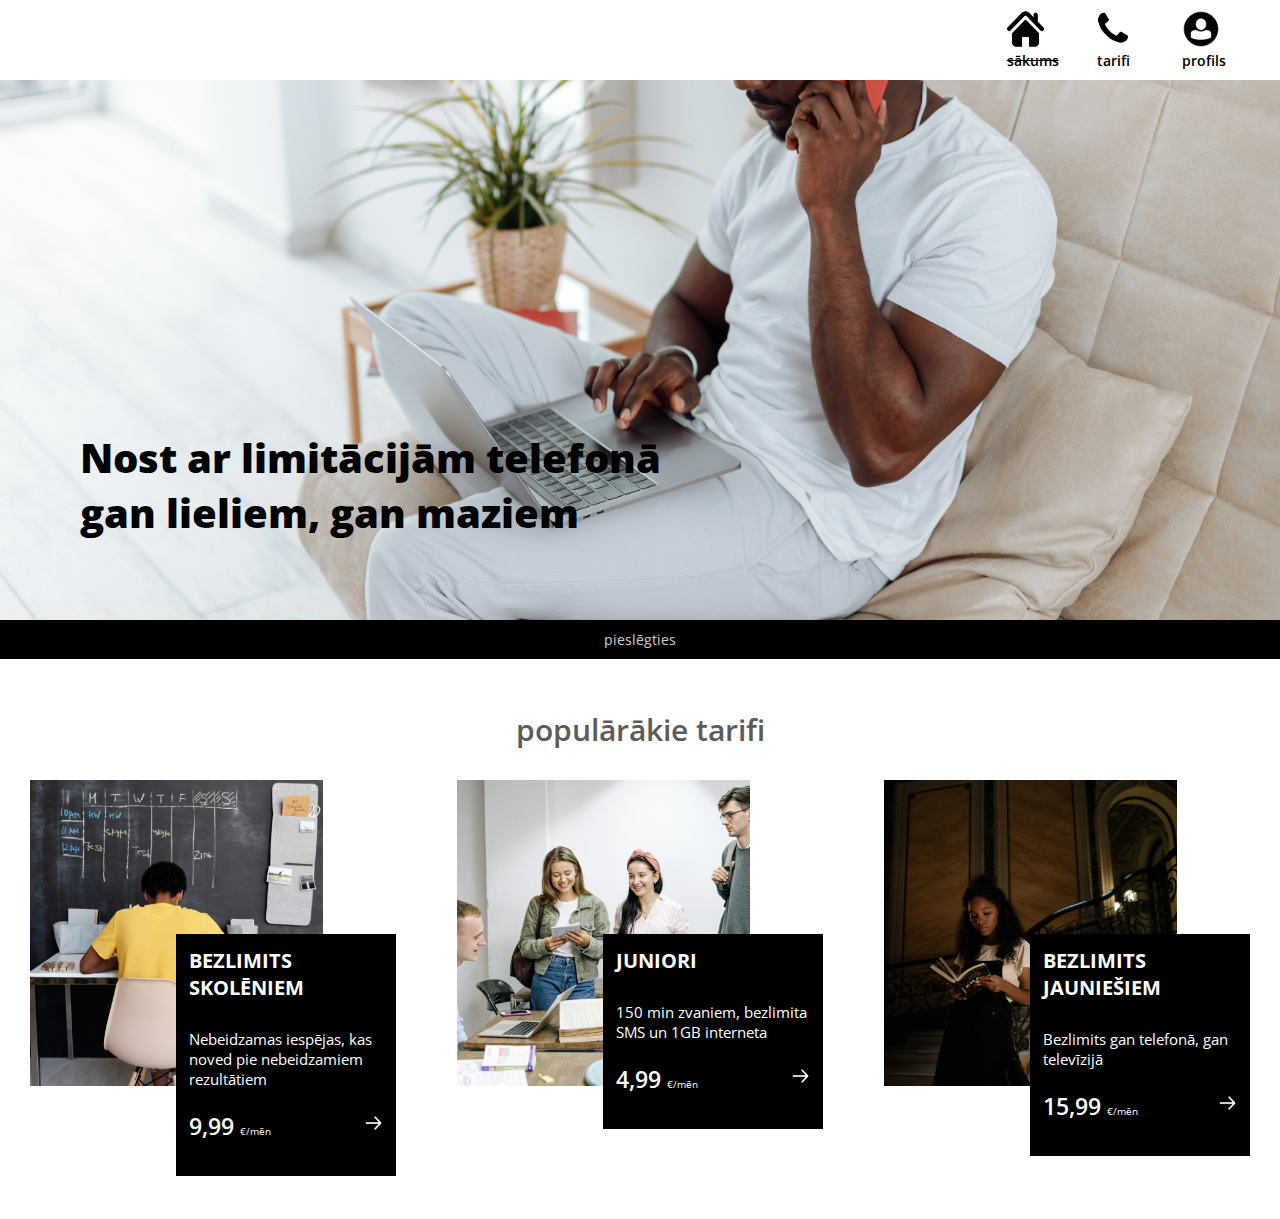
<file: index.html>
<!DOCTYPE html>
<html lang="en">
    <head>
        <meta charset="UTF-8" />
        <meta http-equiv="X-UA-Compatible" content="IE=edge" />
        <meta name="viewport" content="width=device-width, initial-scale=1.0" />
        <link rel="preconnect" href="https://fonts.gstatic.com" />
        <link
            href="https://fonts.googleapis.com/css2?family=Open+Sans:wght@400;600;900&display=swap"
            rel="stylesheet"
        />
        <link rel="stylesheet" href="css/main.css" />
        <link rel="stylesheet" href="css/navigation.css" />
        <link rel="stylesheet" href="css/index.css" />
        <title>Sākums</title>
    </head>
    <body>
        <main>
            <nav>
                <div class="link">
                    <a id="index-page" href="index.html">
                        <img src="photos/home.png" alt="" />
                        <p>sākums</p>
                    </a>
                </div>
                <div class="link">
                    <a id="plans-page" href="plans.html">
                        <img src="photos/phone.png" alt="" />
                        <p>tarifi</p>
                    </a>
                </div>
                <div class="link">
                    <a id="profile-page" href="profile.html">
                        <img src="photos/user_profile.png" alt="" />
                        <p>profils</p>
                    </a>
                </div>
            </nav>
            <section id="main-image">
                <img src="photos/pexels-thirdman-5318976.jpg" alt="" />
                <p>
                    Nost ar limitācijām telefonā <br />gan lieliem, gan maziem
                </p>
            </section>
            <div id="login">
                <p id="login-p">pieslēgties</p>
                <form action="">
                    <div class="name">
                        <input type="text" placeholder="Vārds" />
                        <input type="text" placeholder="Uzvārds" />
                    </div>
                    <div class="credentials">
                        <input type="text" placeholder="Telefona nr." />
                        <input type="text" placeholder="E-pasts" />
                    </div>
                    <div>
                        <input id="password" type="text" placeholder="Parole" />
                    </div>
                    <button id="register-button" type="submit">
                        reģistrēties
                    </button>
                    <button id="login-button" type="submit">pieslēgties</button>
                </form>
            </div>
            <p class="popular">populārākie tarifi</p>
            <section id="tarifi">
                <div style="margin-bottom: 10rem">
                    <img src="photos/children_school.jpg" alt="" />
                    <div class="info">
                        <h1>BEZLIMITS SKOLĒNIEM</h1>
                        <p>
                            Nebeidzamas iespējas, kas noved pie nebeidzamiem
                            rezultātiem
                        </p>
                        <div
                            style="
                                display: flex;
                                width: 100%;
                                justify-content: space-between;
                            "
                        >
                            <p>
                                <span
                                    style="font-weight: 600; font-size: 2.3rem"
                                    >9,99
                                </span>
                                <span style="font-size: 1rem">€/mēn</span>
                            </p>
                            <img
                                src="photos/arrow.png"
                                alt=""
                                style="
                                    cursor: pointer;
                                    width: 10%;
                                    height: 5%;
                                    margin-top: 0.3rem;
                                "
                            />
                        </div>
                    </div>
                </div>
                <div style="margin-bottom: 10rem">
                    <img src="photos/juniors.jpg" alt="" />
                    <div class="info">
                        <h1>JUNIORI</h1>
                        <p>150 min zvaniem, bezlimita SMS un 1GB interneta</p>
                        <div
                            style="
                                display: flex;
                                width: 100%;
                                justify-content: space-between;
                            "
                        >
                            <p>
                                <span
                                    style="font-weight: 600; font-size: 2.3rem"
                                    >4,99
                                </span>
                                <span style="font-size: 1rem">€/mēn</span>
                            </p>
                            <img
                                src="photos/arrow.png"
                                alt=""
                                style="
                                    cursor: pointer;
                                    width: 10%;
                                    height: 5%;
                                    margin-top: 0.3rem;
                                "
                            />
                        </div>
                    </div>
                </div>
                <div style="margin-bottom: 10rem">
                    <img src="photos/teenagers.jpg" alt="" />
                    <div class="info">
                        <h1>BEZLIMITS JAUNIEŠIEM</h1>
                        <p>Bezlimits gan telefonā, gan televīzijā</p>
                        <div
                            style="
                                display: flex;
                                width: 100%;
                                justify-content: space-between;
                            "
                        >
                            <p>
                                <span
                                    style="font-weight: 600; font-size: 2.3rem"
                                    >15,99
                                </span>
                                <span style="font-size: 1rem">€/mēn</span>
                            </p>
                            <img
                                src="photos/arrow.png"
                                alt=""
                                style="
                                    cursor: pointer;
                                    width: 10%;
                                    height: 5%;
                                    margin-top: 0.3rem;
                                "
                            />
                        </div>
                    </div>
                </div>
            </section>
        </main>
    </body>
</html>
<script>
    const page = document.getElementById("index-page");
    const showLogin = document.getElementById("login-p");

    page.classList.add("active-page");
    showLogin.onclick = () => {
        // const form = document.querySelector("form");
        // const style = getComputedStyle(form);
        document.querySelector("form").style.display = "flex";
        // if (style.display === "none") {
        //     document.querySelector("form").style.display = "flex";
        // } else {
        //     document.querySelector("form").style.display = "none";
        // }
    };
</script>
</file>
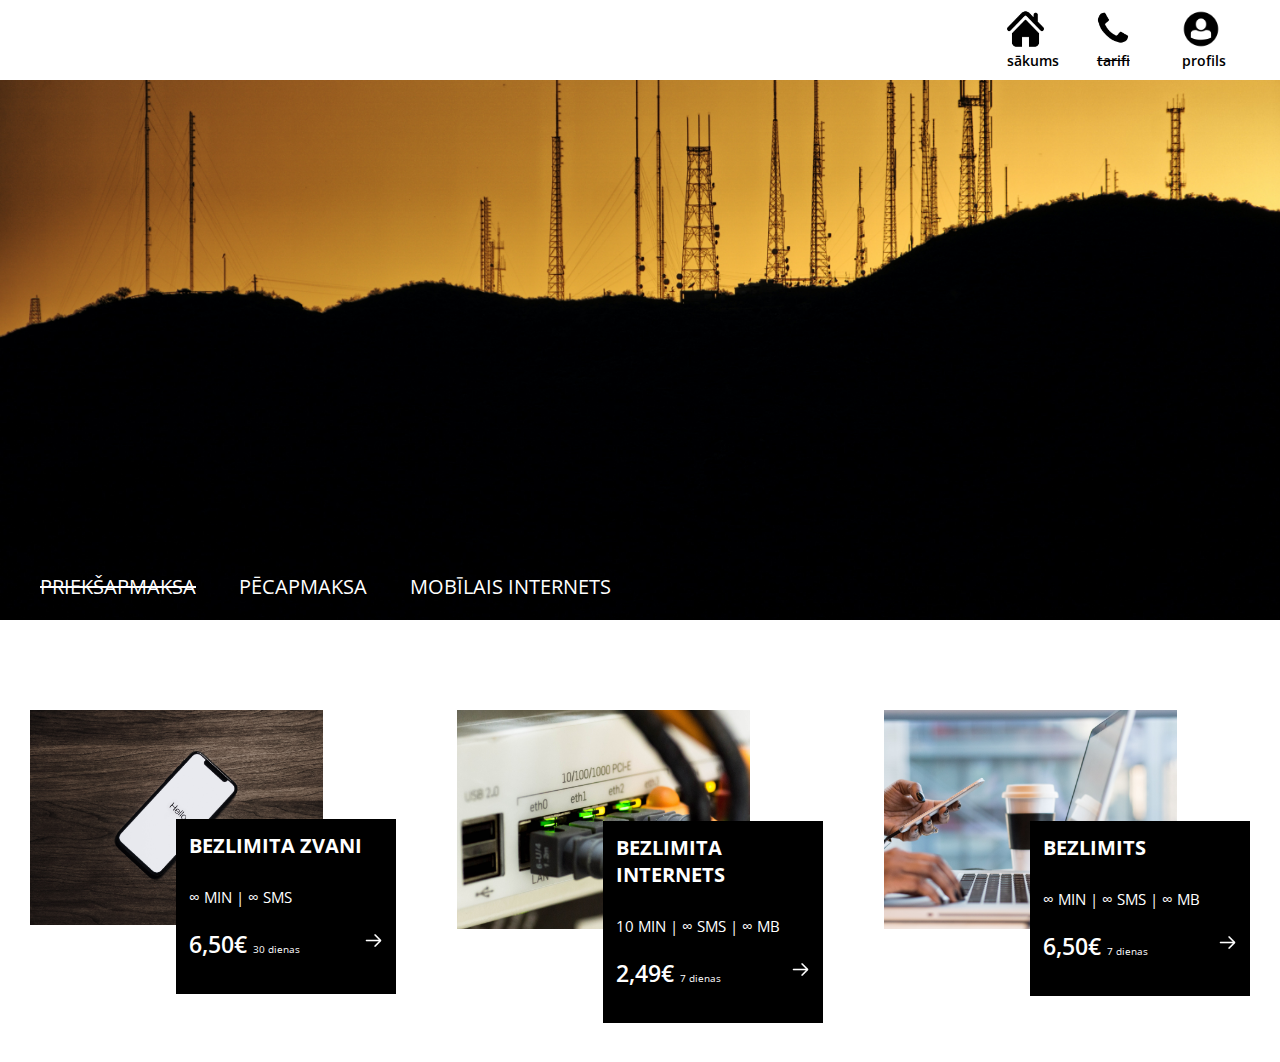
<file: plans.html>
<!DOCTYPE html>
<html lang="en">
    <head>
        <meta charset="UTF-8" />
        <meta http-equiv="X-UA-Compatible" content="IE=edge" />
        <meta name="viewport" content="width=device-width, initial-scale=1.0" />
        <link rel="preconnect" href="https://fonts.gstatic.com" />
        <link
            href="https://fonts.googleapis.com/css2?family=Open+Sans:wght@400;600;900&display=swap"
            rel="stylesheet"
        />
        <link rel="stylesheet" href="css/main.css" />
        <link rel="stylesheet" href="css/navigation.css" />
        <link rel="stylesheet" href="css/index.css" />
        <link rel="stylesheet" href="css/plans.css" />
        <title>Tarifi</title>
    </head>
    <body>
        <main>
            <nav>
                <div class="link">
                    <a id="index-page" href="index.html">
                        <img src="photos/home.png" alt="" />
                        <p>sākums</p>
                    </a>
                </div>
                <div class="link">
                    <a id="plans-page" href="plans.html">
                        <img src="photos/phone.png" alt="" />
                        <p>tarifi</p>
                    </a>
                </div>
                <div class="link">
                    <a id="profile-page" href="profile.html">
                        <img src="photos/user_profile.png" alt="" />
                        <p>profils</p>
                    </a>
                </div>
            </nav>
            <section id="main-image">
                <img src="photos/cell_tower.jpg" alt="" />
                <div>
                    <a class="plan" id="pre-pay-plan" href="#">PRIEKŠAPMAKSA</a>
                    <a class="plan" id="post-pay-plan" href="#">PĒCAPMAKSA</a>
                    <a class="plan" id="internet-plan" href="#"
                        >MOBĪLAIS INTERNETS</a
                    >
                </div>
            </section>
            <section id="tarifi">
                <div style="margin-bottom: 10rem" class="tarifs">
                    <img src="photos/unlimited_calls.jpg" alt="" />
                    <div class="info">
                        <h1>BEZLIMITA ZVANI</h1>
                        <p>∞ MIN | ∞ SMS</p>
                        <div
                            style="
                                display: flex;
                                width: 100%;
                                justify-content: space-between;
                            "
                        >
                            <p>
                                <span
                                    style="font-weight: 600; font-size: 2.3rem"
                                    >6,50€
                                </span>
                                <span style="font-size: 1rem">30 dienas</span>
                            </p>
                            <img
                                class="arrow"
                                src="photos/arrow.png"
                                alt=""
                                style="
                                    cursor: pointer;
                                    width: 10%;
                                    height: 5%;
                                    margin-top: 0.3rem;
                                "
                            />
                        </div>
                    </div>
                </div>
                <div style="margin-bottom: 10rem" class="tarifs">
                    <img src="photos/unlimited_internet.jpg" alt="" />
                    <div class="info">
                        <h1>BEZLIMITA INTERNETS</h1>
                        <p>10 MIN | ∞ SMS | ∞ MB</p>
                        <div
                            style="
                                display: flex;
                                width: 100%;
                                justify-content: space-between;
                            "
                        >
                            <p>
                                <span
                                    style="font-weight: 600; font-size: 2.3rem"
                                    >2,49€
                                </span>
                                <span style="font-size: 1rem">7 dienas</span>
                            </p>
                            <img
                                class="arrow"
                                src="photos/arrow.png"
                                alt=""
                                style="
                                    cursor: pointer;
                                    width: 10%;
                                    height: 5%;
                                    margin-top: 0.3rem;
                                "
                            />
                        </div>
                    </div>
                </div>
                <div style="margin-bottom: 10rem" class="tarifs">
                    <img src="photos/unlimited_all.jpg" alt="" />
                    <div class="info">
                        <h1>BEZLIMITS</h1>
                        <p>∞ MIN | ∞ SMS | ∞ MB</p>
                        <div
                            style="
                                display: flex;
                                width: 100%;
                                justify-content: space-between;
                            "
                        >
                            <p>
                                <span
                                    style="font-weight: 600; font-size: 2.3rem"
                                    >6,50€
                                </span>
                                <span style="font-size: 1rem">7 dienas</span>
                            </p>
                            <img
                                class="arrow"
                                src="photos/arrow.png"
                                alt=""
                                style="
                                    cursor: pointer;
                                    width: 10%;
                                    height: 5%;
                                    margin-top: 0.3rem;
                                "
                            />
                        </div>
                    </div>
                </div>
            </section>
            <div id="single-plan" class="hidden"></div>
        </main>
    </body>
</html>
<script>
    const page = document.getElementById("plans-page");
    const prePayCategory = document.getElementById("pre-pay-plan");
    page.classList.add("active-page");
    prePayCategory.classList.add("active-page");

    document.querySelectorAll(".plan").forEach((category) => {
        category.addEventListener("click", (event) => {
            event.preventDefault();
            document
                .querySelectorAll(".plan")
                .forEach((el) => el.classList.remove("active-page"));
            event.target.classList.add("active-page");

            document.getElementById("tarifi").classList.remove("hidden");
            document.getElementById("single-plan").classList.add("hidden");
        });
    });

    document.querySelectorAll(".arrow").forEach((arrow) => {
        arrow.addEventListener("click", (event) => {
            document.getElementById("tarifi").classList.add("hidden");

            showSinglePlan();
        });
    });

    const showSinglePlan = () => {
        document.getElementById("single-plan").innerHTML = "";
        document.getElementById("single-plan").innerHTML =
            '<div id="single-plan"><img src="photos/unlimited_calls.jpg" alt="" /><div id="single-plan-info"><div style="margin-bottom: 3rem"><h1>BEZLIMITA ZVANI</h1><p><span style="font-weight: 600; font-size: 2.3rem">6,50€</span><span style="font-size: 1rem">30 dienas</span></p></div><div style="display: flex;align-items: center;margin-bottom: 3rem"><div style="text-align: center"><p>∞ MIN UZ LIELĀKAJIEM TĪKLIEM LATVIJĀ</p><p>∞ MIN UZ LIELĀKAJIEM TĪKLIEM LATVIJĀ</p><p class="no-border">TARIFA PLĀNA TERMIŅŠ 30 DIENAS</p></div><textarea name="" id="" cols="30" rows="5"></textarea></div><button>PIESLĒGT TARIFU PLĀNU</button></div></div>';
        document.getElementById("single-plan").classList.remove("hidden");
    };
</script>
</file>
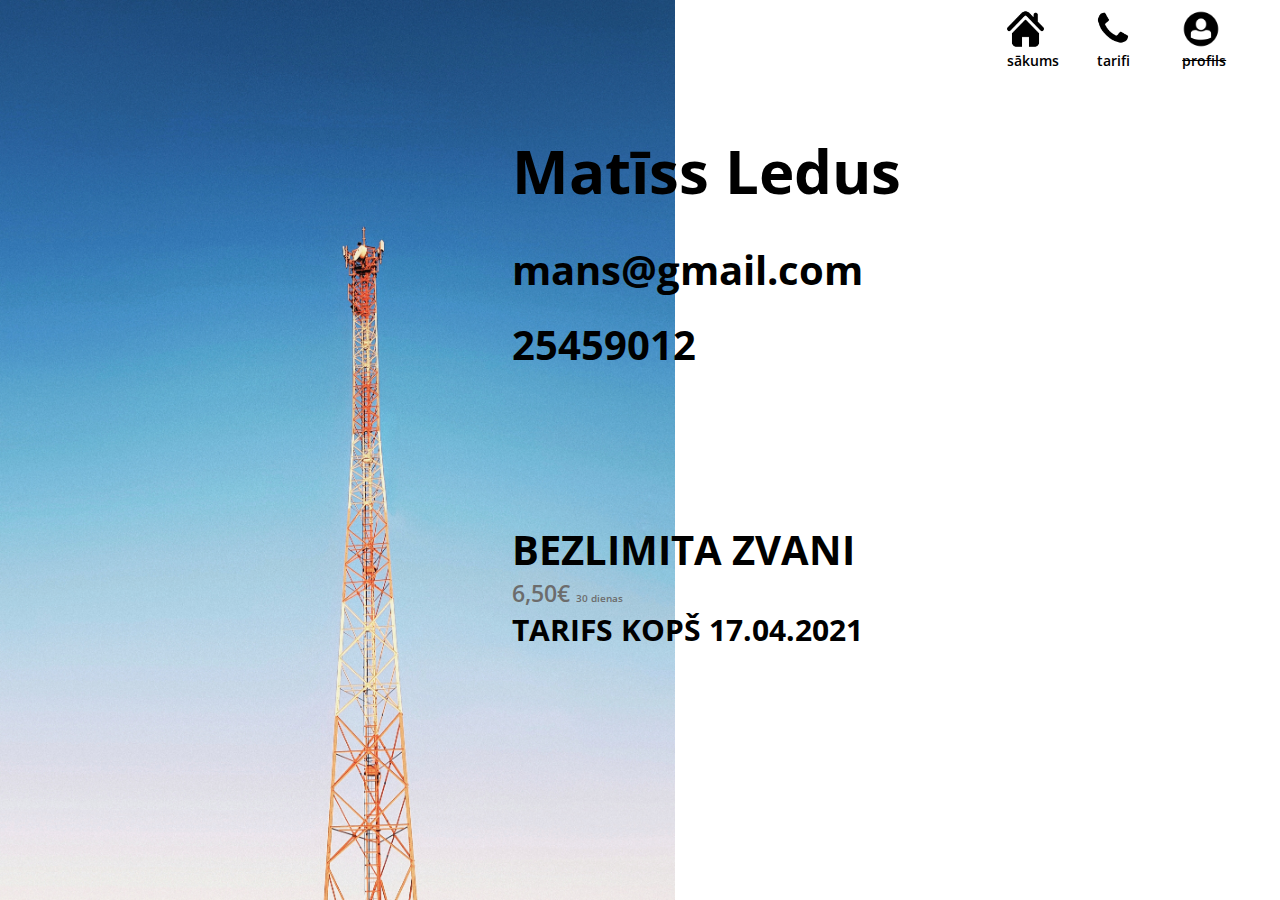
<file: profile.html>
<!DOCTYPE html>
<html lang="en">
    <head>
        <meta charset="UTF-8" />
        <meta http-equiv="X-UA-Compatible" content="IE=edge" />
        <meta name="viewport" content="width=device-width, initial-scale=1.0" />
        <link rel="preconnect" href="https://fonts.gstatic.com" />
        <link
            href="https://fonts.googleapis.com/css2?family=Open+Sans:wght@400;600;900&display=swap"
            rel="stylesheet"
        />
        <link rel="stylesheet" href="css/main.css" />
        <link rel="stylesheet" href="css/navigation.css" />
        <link rel="stylesheet" href="css/profile.css" />
        <title>Profils</title>
    </head>
    <body>
        <img class="front" src="photos/cell-tower-profile.jpg" alt="" />
        <main>
            <nav>
                <div class="link">
                    <a id="index-page" href="index.html">
                        <img src="photos/home.png" alt="" />
                        <p>sākums</p>
                    </a>
                </div>
                <div class="link">
                    <a id="plans-page" href="plans.html">
                        <img src="photos/phone.png" alt="" />
                        <p>tarifi</p>
                    </a>
                </div>
                <div class="link">
                    <a id="profile-page" href="profile.html">
                        <img src="photos/user_profile.png" alt="" />
                        <p>profils</p>
                    </a>
                </div>
            </nav>
            <div class="profile-info">
                <div class="empty"></div>
                <div class="info">
                    <div class="regular-info">
                        <h1>Matīss Ledus</h1>
                        <h2>mans@gmail.com</h2>
                        <h2>25459012</h2>
                    </div>

                    <div class="plan-info">
                        <h1>BEZLIMITA ZVANI</h1>
                        <p>
                            <span
                                style="
                                    font-weight: 600;
                                    font-size: 2.3rem;
                                    color: #6c6c6c;
                                "
                                >6,50€
                            </span>
                            <span style="font-size: 1rem; color: #6c6c6c"
                                >30 dienas</span
                            >
                        </p>
                        <h3>TARIFS KOPŠ 17.04.2021</h3>
                    </div>
                </div>
            </div>
        </main>
    </body>
</html>
<script>
    const page = document.getElementById("profile-page");
    page.classList.add("active-page");
</script>
</file>
<file: css/main.css>
* {
    margin: 0;
    padding: 0;
    box-sizing: border-box;
    font-family: "Open Sans", sans-serif;
}

html {
    font-size: 62.5%;
}

a {
    text-decoration: none;
    color: black;
}

a:hover {
    text-decoration-line: line-through;
}

#main-image p {
    font-size: 3rem;
}

p {
    font-size: 1.4rem;
    font-weight: 600;
}

.active-page {
    text-decoration-line: line-through;
}

.hidden {
    display: none !important;
}

textarea {
    margin-left: 1rem;
}

.no-border {
    border: none !important;
}
</file>
<file: css/navigation.css>
nav p {
    text-align: center;
}
nav {
    padding: 1rem;
    display: flex;
    justify-content: flex-end;
}

nav div {
    margin-right: 5rem;
    width: 3%;
}

nav div img {
    width: 100%;
}
</file>
<file: css/index.css>
html,
body,
main {
    height: 100vh;
}
#main-image p {
    font-weight: 900;
    padding: 2em;
    position: absolute;
    font-size: 4rem;
    top: 50%;
}

#main-image {
    position: relative;
    height: 60%;
    overflow: hidden;
}

#main-image img {
    margin-top: -20%;
    width: 100%;
}
#login {
    padding: 1em;
    text-align: center;
    background-color: black;
    color: white;
    margin-bottom: 5rem;
}

#login p {
    cursor: pointer;
    opacity: 80%;
    font-weight: 400;
}

#tarifi {
    display: flex;
    justify-content: space-between;
    /* height: 50%; */
    padding: 3rem;
    /* border: 1px solid black; */
}

#tarifi div {
    position: relative;
    width: 30%;
    height: 50%;
    /* border: 1px solid black; */
}

#tarifi div img {
    width: 80%;
}

#tarifi div .info {
    padding: 1.3em;
    background-color: black;
    color: white;
    position: absolute;
    top: 50%;
    right: 0;
    width: 60%;
    height: fit-content;
}

#tarifi div div p {
    font-size: 1.5rem;
    font-weight: 400;
    margin-bottom: 1.4em;
}

#tarifi h1 {
    margin-bottom: 1.4em;
    font-size: 2rem;
}

.popular {
    text-align: center;
    font-size: 3rem;
    color: #5b5b5b;
    /* margin-bottom: 5rem; */
}

form {
    display: none;
    margin: 0 auto;
    /* display: flex; */
    flex-direction: column;
    width: 50%;
}

form div {
    padding: 1em;
}

form div input {
    padding: 0.2em;
    margin: 0.3em;
}

form button {
    margin: 0.5em auto;
    width: 15%;
    padding: 0.4em;
    border-radius: 10px;
    border-style: none;
    cursor: pointer;
}

#register-button {
    background-color: #4c7a48;
}

#single-plan {
    justify-content: center;
    padding: 4em;
    width: 100%;
    display: flex;
}

#single-plan img {
    margin-right: 4rem;
    width: 30%;
}

#single-plan-info {
    display: flex;
    flex-direction: column;
    justify-content: space-evenly;
}

#single-plan button {
    font-size: 2rem;
    border: none;
    cursor: pointer;
    background-color: #be8630;
    border-radius: 10px;
    font-weight: 900;
    width: 40%;
}

#single-plan h1 {
    font-size: 3rem;
}

#single-plan p {
    font-size: 1.5rem;
    width: 100%;
    border-bottom: 1px solid black;
}
</file>
<file: css/plans.css>
#main-image div {
    padding: 2em;
    position: absolute;
    bottom: 0;
}

#main-image div a {
    font-size: 2rem;
    padding: 1em;
    color: white;
}

#main-image {
    margin-bottom: 6rem;
}

#single-plan {
    justify-content: center;
    padding: 4em;
    width: 100%;
    display: flex;
}

#single-plan img {
    margin-right: 4rem;
    width: 30%;
}

#single-plan-info {
    display: flex;
    flex-direction: column;
    justify-content: space-evenly;
}

#single-plan button {
    font-size: 2rem;
    border: none;
    cursor: pointer;
    background-color: #be8630;
    border-radius: 10px;
    font-weight: 900;
    width: 40%;
}

#single-plan h1 {
    font-size: 3rem;
}

#single-plan p {
    font-size: 1.5rem;
    width: 100%;
    border-bottom: 1px solid black;
}
</file>
<file: css/profile.css>
body,
main {
    position: relative;
    height: 100vh;
}

.profile-info {
    display: flex;
    flex-direction: row;
    height: 85%;
}

.empty {
    /* border: 1px solid black; */
    width: 40%;
}

.info {
    /* border: 1px solid green; */
    width: 60%;
    height: 100%;
}

.front {
    position: absolute;
    max-height: 100%;
    max-width: 100%;
}

.regular-info h1 {
    margin-top: 5rem;
    margin-bottom: 3rem;
    font-size: 6rem;
}

h2 {
    margin-bottom: 2rem;
    font-size: 4rem;
}

.regular-info {
    margin-bottom: 15rem;
}

.plan-info h1 {
    /* margin-bottom: 3rem; */
    font-size: 4rem;
}

.plan-info h3 {
    font-size: 3rem;
}
</file>
